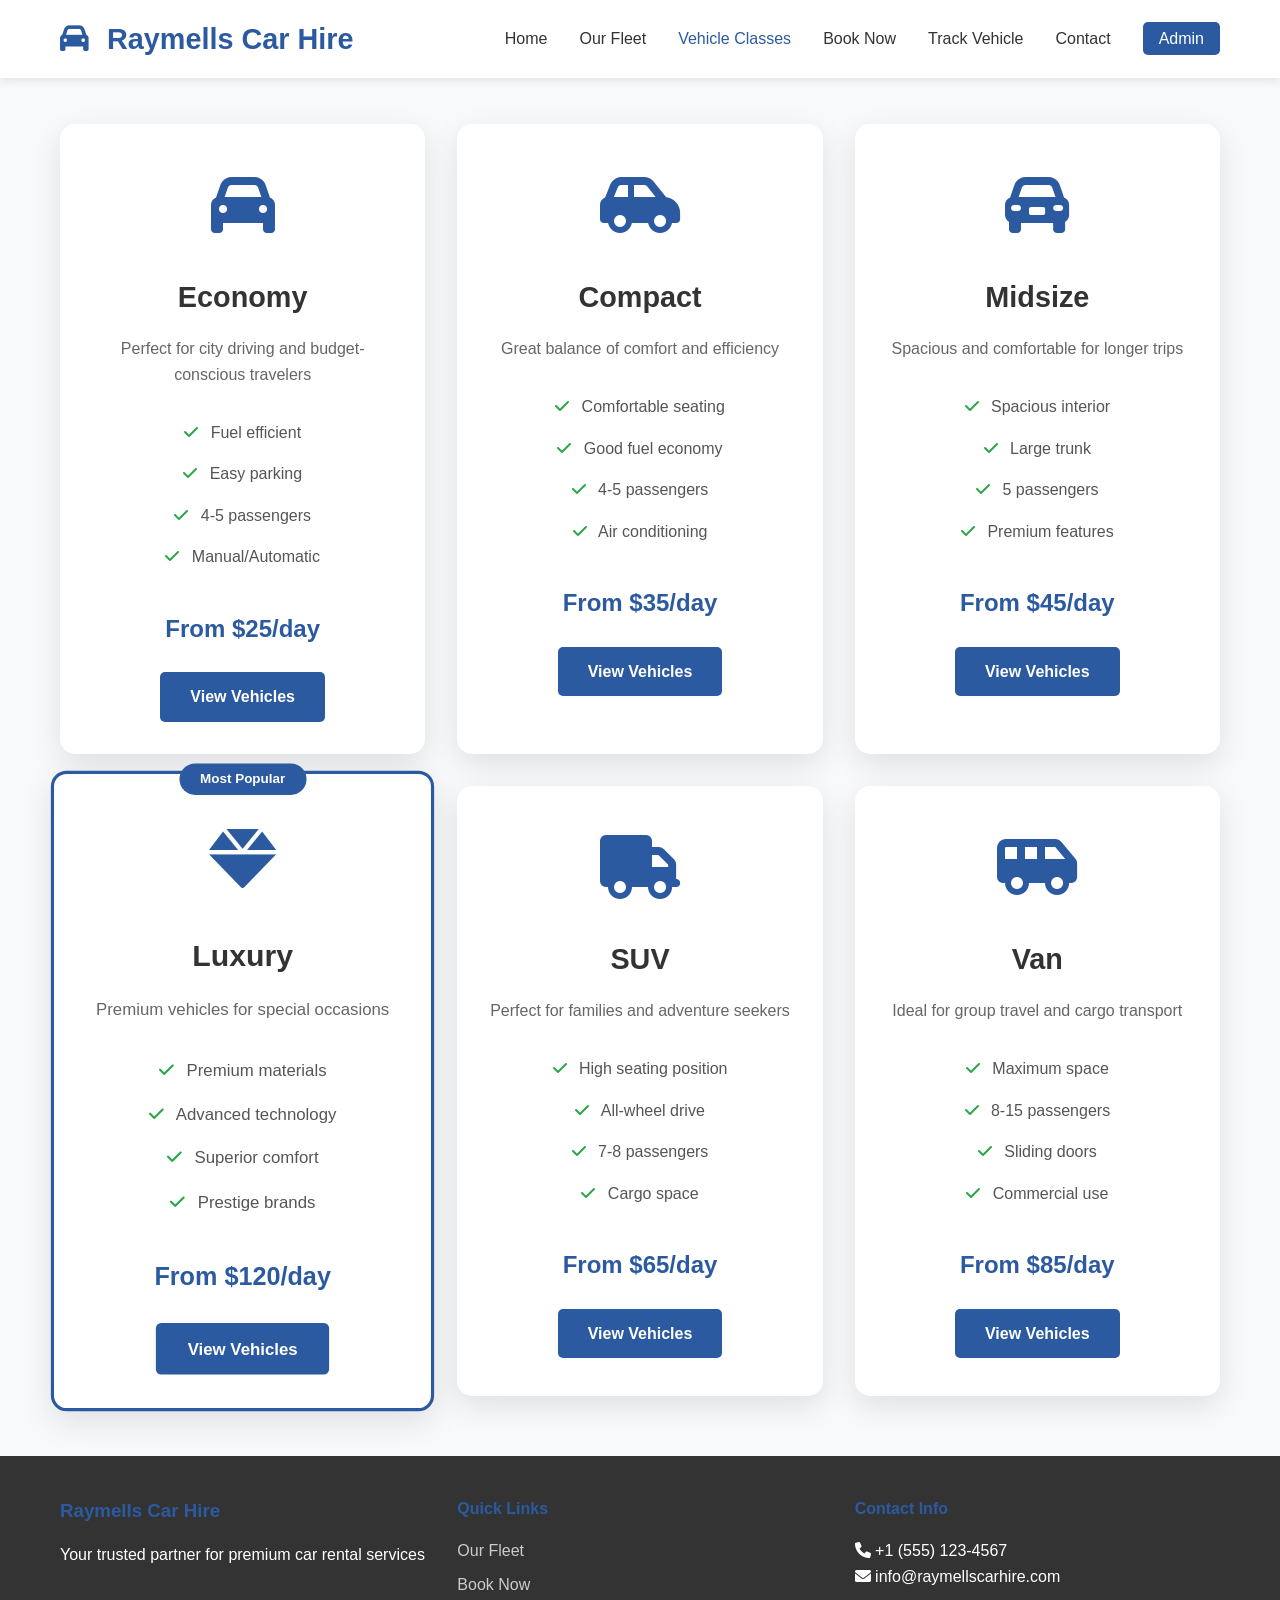
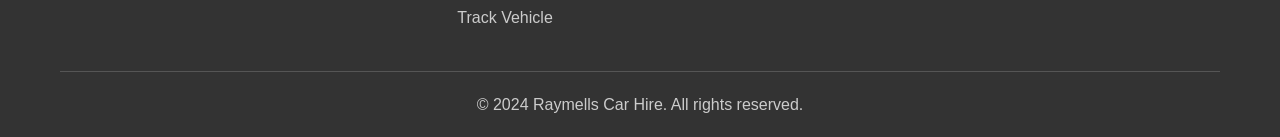
<file: classes.html>
<!DOCTYPE html>
<html lang="en">
<head>
    <meta charset="UTF-8">
    <meta name="viewport" content="width=device-width, initial-scale=1.0">
    <title>Vehicle Classes - Raymells Car Hire</title>
    <link rel="stylesheet" href="styles/main.css">
    <link rel="stylesheet" href="styles/classes.css">
    <link href="https://cdnjs.cloudflare.com/ajax/libs/font-awesome/6.0.0/css/all.min.css" rel="stylesheet">
</head>
<body>
    <header class="header">
        <nav class="navbar">
            <div class="nav-container">
                <div class="logo">
                    <h2><i class="fas fa-car"></i> Raymells Car Hire</h2>
                </div>
                <ul class="nav-menu">
                    <li><a href="index.html">Home</a></li>
                    <li><a href="vehicles.html">Our Fleet</a></li>
                    <li><a href="classes.html" class="active">Vehicle Classes</a></li>
                    <li><a href="booking.html">Book Now</a></li>
                    <li><a href="tracking.html">Track Vehicle</a></li>
                    <li><a href="contact.html">Contact</a></li>
                    <li><a href="admin/login.html" class="admin-link">Admin</a></li>
                </ul>
                <div class="hamburger">
                    <span></span>
                    <span></span>
                    <span></span>
                </div>
            </div>
        </nav>
    </header>

    <main class="main-content">
        <section class="page-header">
            <div class="container">
                <h1>Vehicle Classes</h1>
                <p>Find the perfect vehicle class for your needs</p>
            </div>
        </section>

        <section class="classes-section">
            <div class="container">
                <div class="classes-grid">
                    <div class="class-card">
                        <div class="class-icon">
                            <i class="fas fa-car"></i>
                        </div>
                        <h3>Economy</h3>
                        <p class="class-description">Perfect for city driving and budget-conscious travelers</p>
                        <ul class="class-features">
                            <li><i class="fas fa-check"></i> Fuel efficient</li>
                            <li><i class="fas fa-check"></i> Easy parking</li>
                            <li><i class="fas fa-check"></i> 4-5 passengers</li>
                            <li><i class="fas fa-check"></i> Manual/Automatic</li>
                        </ul>
                        <div class="class-price">From $25/day</div>
                        <a href="vehicles.html?class=economy" class="btn btn-primary">View Vehicles</a>
                    </div>

                    <div class="class-card">
                        <div class="class-icon">
                            <i class="fas fa-car-side"></i>
                        </div>
                        <h3>Compact</h3>
                        <p class="class-description">Great balance of comfort and efficiency</p>
                        <ul class="class-features">
                            <li><i class="fas fa-check"></i> Comfortable seating</li>
                            <li><i class="fas fa-check"></i> Good fuel economy</li>
                            <li><i class="fas fa-check"></i> 4-5 passengers</li>
                            <li><i class="fas fa-check"></i> Air conditioning</li>
                        </ul>
                        <div class="class-price">From $35/day</div>
                        <a href="vehicles.html?class=compact" class="btn btn-primary">View Vehicles</a>
                    </div>

                    <div class="class-card">
                        <div class="class-icon">
                            <i class="fas fa-car-alt"></i>
                        </div>
                        <h3>Midsize</h3>
                        <p class="class-description">Spacious and comfortable for longer trips</p>
                        <ul class="class-features">
                            <li><i class="fas fa-check"></i> Spacious interior</li>
                            <li><i class="fas fa-check"></i> Large trunk</li>
                            <li><i class="fas fa-check"></i> 5 passengers</li>
                            <li><i class="fas fa-check"></i> Premium features</li>
                        </ul>
                        <div class="class-price">From $45/day</div>
                        <a href="vehicles.html?class=midsize" class="btn btn-primary">View Vehicles</a>
                    </div>

                    <div class="class-card featured">
                        <div class="class-icon">
                            <i class="fas fa-gem"></i>
                        </div>
                        <h3>Luxury</h3>
                        <p class="class-description">Premium vehicles for special occasions</p>
                        <ul class="class-features">
                            <li><i class="fas fa-check"></i> Premium materials</li>
                            <li><i class="fas fa-check"></i> Advanced technology</li>
                            <li><i class="fas fa-check"></i> Superior comfort</li>
                            <li><i class="fas fa-check"></i> Prestige brands</li>
                        </ul>
                        <div class="class-price">From $120/day</div>
                        <a href="vehicles.html?class=luxury" class="btn btn-primary">View Vehicles</a>
                    </div>

                    <div class="class-card">
                        <div class="class-icon">
                            <i class="fas fa-truck"></i>
                        </div>
                        <h3>SUV</h3>
                        <p class="class-description">Perfect for families and adventure seekers</p>
                        <ul class="class-features">
                            <li><i class="fas fa-check"></i> High seating position</li>
                            <li><i class="fas fa-check"></i> All-wheel drive</li>
                            <li><i class="fas fa-check"></i> 7-8 passengers</li>
                            <li><i class="fas fa-check"></i> Cargo space</li>
                        </ul>
                        <div class="class-price">From $65/day</div>
                        <a href="vehicles.html?class=suv" class="btn btn-primary">View Vehicles</a>
                    </div>

                    <div class="class-card">
                        <div class="class-icon">
                            <i class="fas fa-shuttle-van"></i>
                        </div>
                        <h3>Van</h3>
                        <p class="class-description">Ideal for group travel and cargo transport</p>
                        <ul class="class-features">
                            <li><i class="fas fa-check"></i> Maximum space</li>
                            <li><i class="fas fa-check"></i> 8-15 passengers</li>
                            <li><i class="fas fa-check"></i> Sliding doors</li>
                            <li><i class="fas fa-check"></i> Commercial use</li>
                        </ul>
                        <div class="class-price">From $85/day</div>
                        <a href="vehicles.html?class=van" class="btn btn-primary">View Vehicles</a>
                    </div>
                </div>
            </div>
        </section>
    </main>

    <footer class="footer">
        <div class="container">
            <div class="footer-content">
                <div class="footer-section">
                    <h3>Raymells Car Hire</h3>
                    <p>Your trusted partner for premium car rental services</p>
                </div>
                <div class="footer-section">
                    <h4>Quick Links</h4>
                    <ul>
                        <li><a href="vehicles.html">Our Fleet</a></li>
                        <li><a href="booking.html">Book Now</a></li>
                        <li><a href="tracking.html">Track Vehicle</a></li>
                    </ul>
                </div>
                <div class="footer-section">
                    <h4>Contact Info</h4>
                    <p><i class="fas fa-phone"></i> +1 (555) 123-4567</p>
                    <p><i class="fas fa-envelope"></i> info@raymellscarhire.com</p>
                </div>
            </div>
            <div class="footer-bottom">
                <p>&copy; 2024 Raymells Car Hire. All rights reserved.</p>
            </div>
        </div>
    </footer>

    <script src="scripts/main.js"></script>
</body>
</html>
</file>
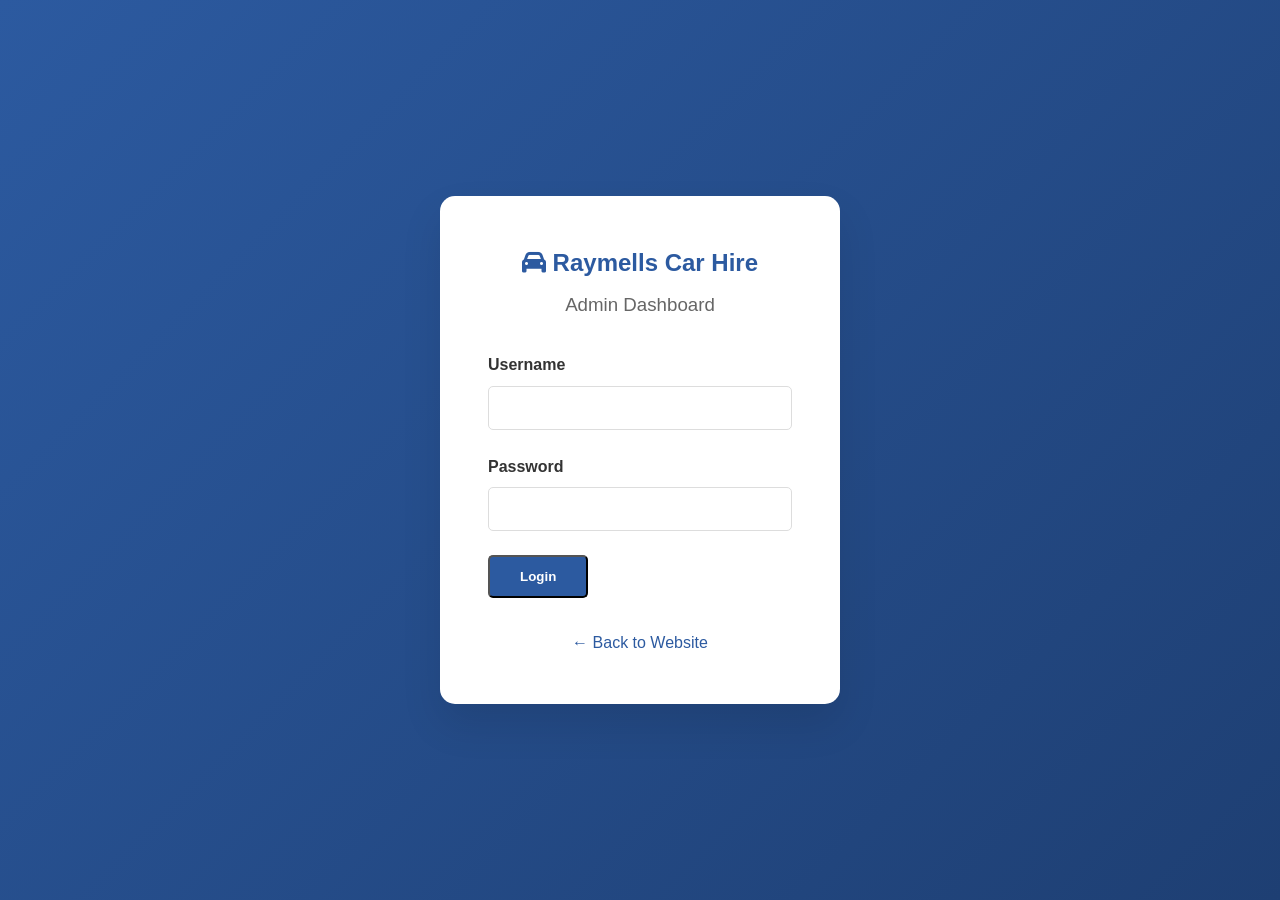
<file: admin/login.html>
<!DOCTYPE html>
<html lang="en">
<head>
    <meta charset="UTF-8">
    <meta name="viewport" content="width=device-width, initial-scale=1.0">
    <title>Admin Login - Raymells Car Hire</title>
    <link rel="stylesheet" href="../styles/main.css">
    <link rel="stylesheet" href="../styles/admin.css">
    <link href="https://cdnjs.cloudflare.com/ajax/libs/font-awesome/6.0.0/css/all.min.css" rel="stylesheet">
</head>
<body class="admin-body">
    <div class="admin-login-container">
        <div class="login-card">
            <div class="login-header">
                <h2><i class="fas fa-car"></i> Raymells Car Hire</h2>
                <h3>Admin Dashboard</h3>
            </div>
            <form id="admin-login-form" class="login-form">
                <div class="form-group">
                    <label for="username">Username</label>
                    <input type="text" id="username" required>
                </div>
                <div class="form-group">
                    <label for="password">Password</label>
                    <input type="password" id="password" required>
                </div>
                <button type="submit" class="btn btn-primary">Login</button>
            </form>
            <div class="login-footer">
                <a href="../index.html">← Back to Website</a>
            </div>
        </div>
    </div>

    <script src="../scripts/admin-login.js"></script>
</body>
</html>
</file>
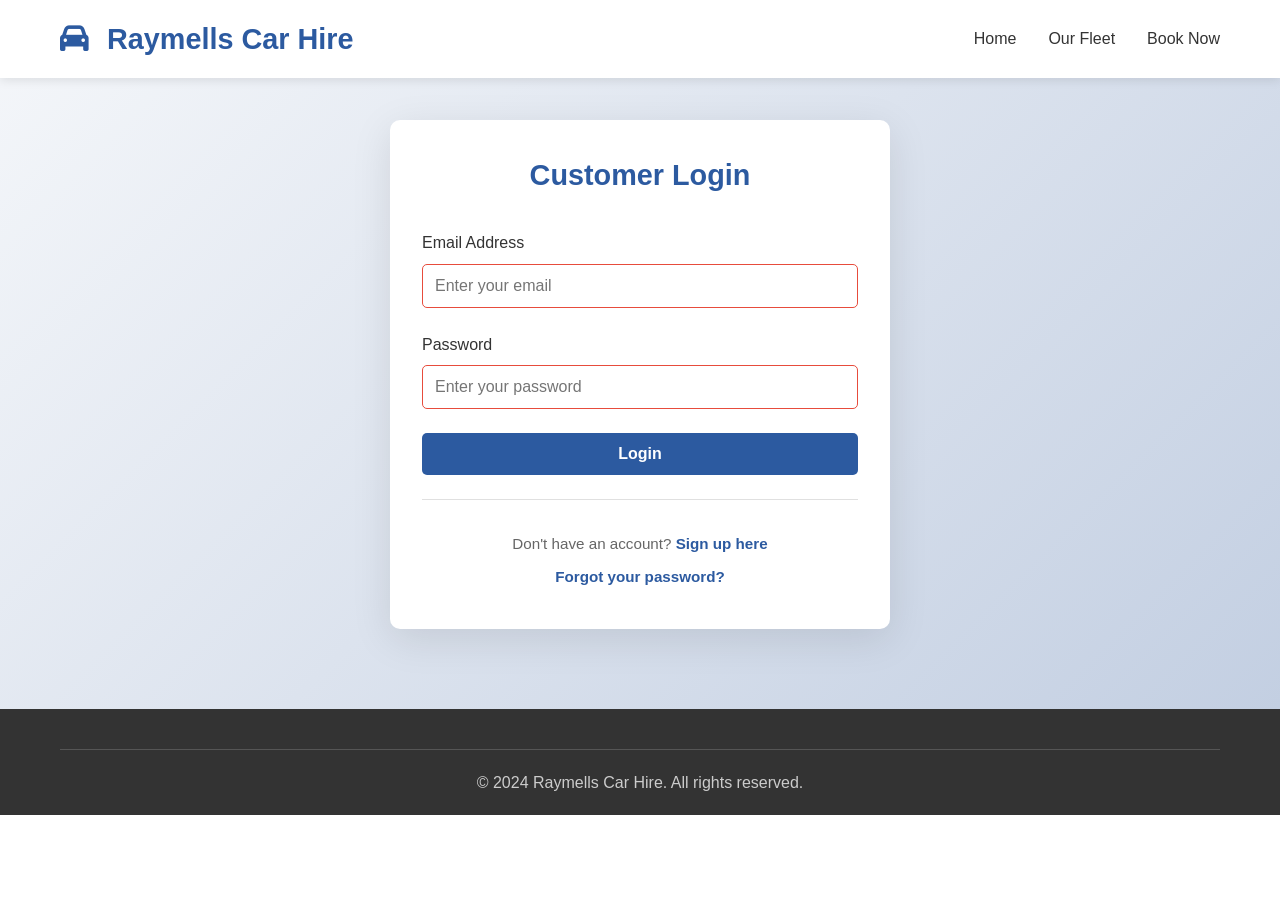
<file: auth/login.html>
<!DOCTYPE html>
<html lang="en">
<head>
    <meta charset="UTF-8">
    <meta name="viewport" content="width=device-width, initial-scale=1.0">
    <title>Customer Login - Raymells Car Hire</title>
    <link rel="stylesheet" href="../styles/main.css">
    <link rel="stylesheet" href="../styles/auth.css">
    <link href="https://cdnjs.cloudflare.com/ajax/libs/font-awesome/6.0.0/css/all.min.css" rel="stylesheet">
    <script>
        // Initialize Supabase configuration from environment
        window.NEXT_PUBLIC_SUPABASE_URL = window.NEXT_PUBLIC_SUPABASE_URL || '';
        window.NEXT_PUBLIC_SUPABASE_ANON_KEY = window.NEXT_PUBLIC_SUPABASE_ANON_KEY || '';
    </script>
</head>
<body>
    <header class="header">
        <nav class="navbar">
            <div class="nav-container">
                <div class="logo">
                    <h2><i class="fas fa-car"></i> Raymells Car Hire</h2>
                </div>
                <ul class="nav-menu">
                    <li><a href="../index.html">Home</a></li>
                    <li><a href="../vehicles.html">Our Fleet</a></li>
                    <li><a href="../booking.html">Book Now</a></li>
                </ul>
            </div>
        </nav>
    </header>

    <main class="auth-container">
        <div class="auth-card">
            <h1>Customer Login</h1>
            <form id="login-form">
                <div class="form-group">
                    <label for="email">Email Address</label>
                    <input 
                        type="email" 
                        id="email" 
                        name="email" 
                        required
                        placeholder="Enter your email"
                    >
                    <span class="error-message" id="email-error"></span>
                </div>

                <div class="form-group">
                    <label for="password">Password</label>
                    <input 
                        type="password" 
                        id="password" 
                        name="password" 
                        required
                        placeholder="Enter your password"
                    >
                    <span class="error-message" id="password-error"></span>
                </div>

                <button type="submit" class="btn btn-primary btn-block">Login</button>
                
                <div id="form-error" class="error-message" style="margin-top: 1rem;"></div>
            </form>

            <div class="auth-footer">
                <p>Don't have an account? <a href="signup.html">Sign up here</a></p>
                <p><a href="forgot-password.html">Forgot your password?</a></p>
            </div>
        </div>
    </main>

    <footer class="footer">
        <div class="container">
            <div class="footer-bottom">
                <p>&copy; 2024 Raymells Car Hire. All rights reserved.</p>
            </div>
        </div>
    </footer>

    <script type="module" src="login.js"></script>
</body>
</html>
</file>
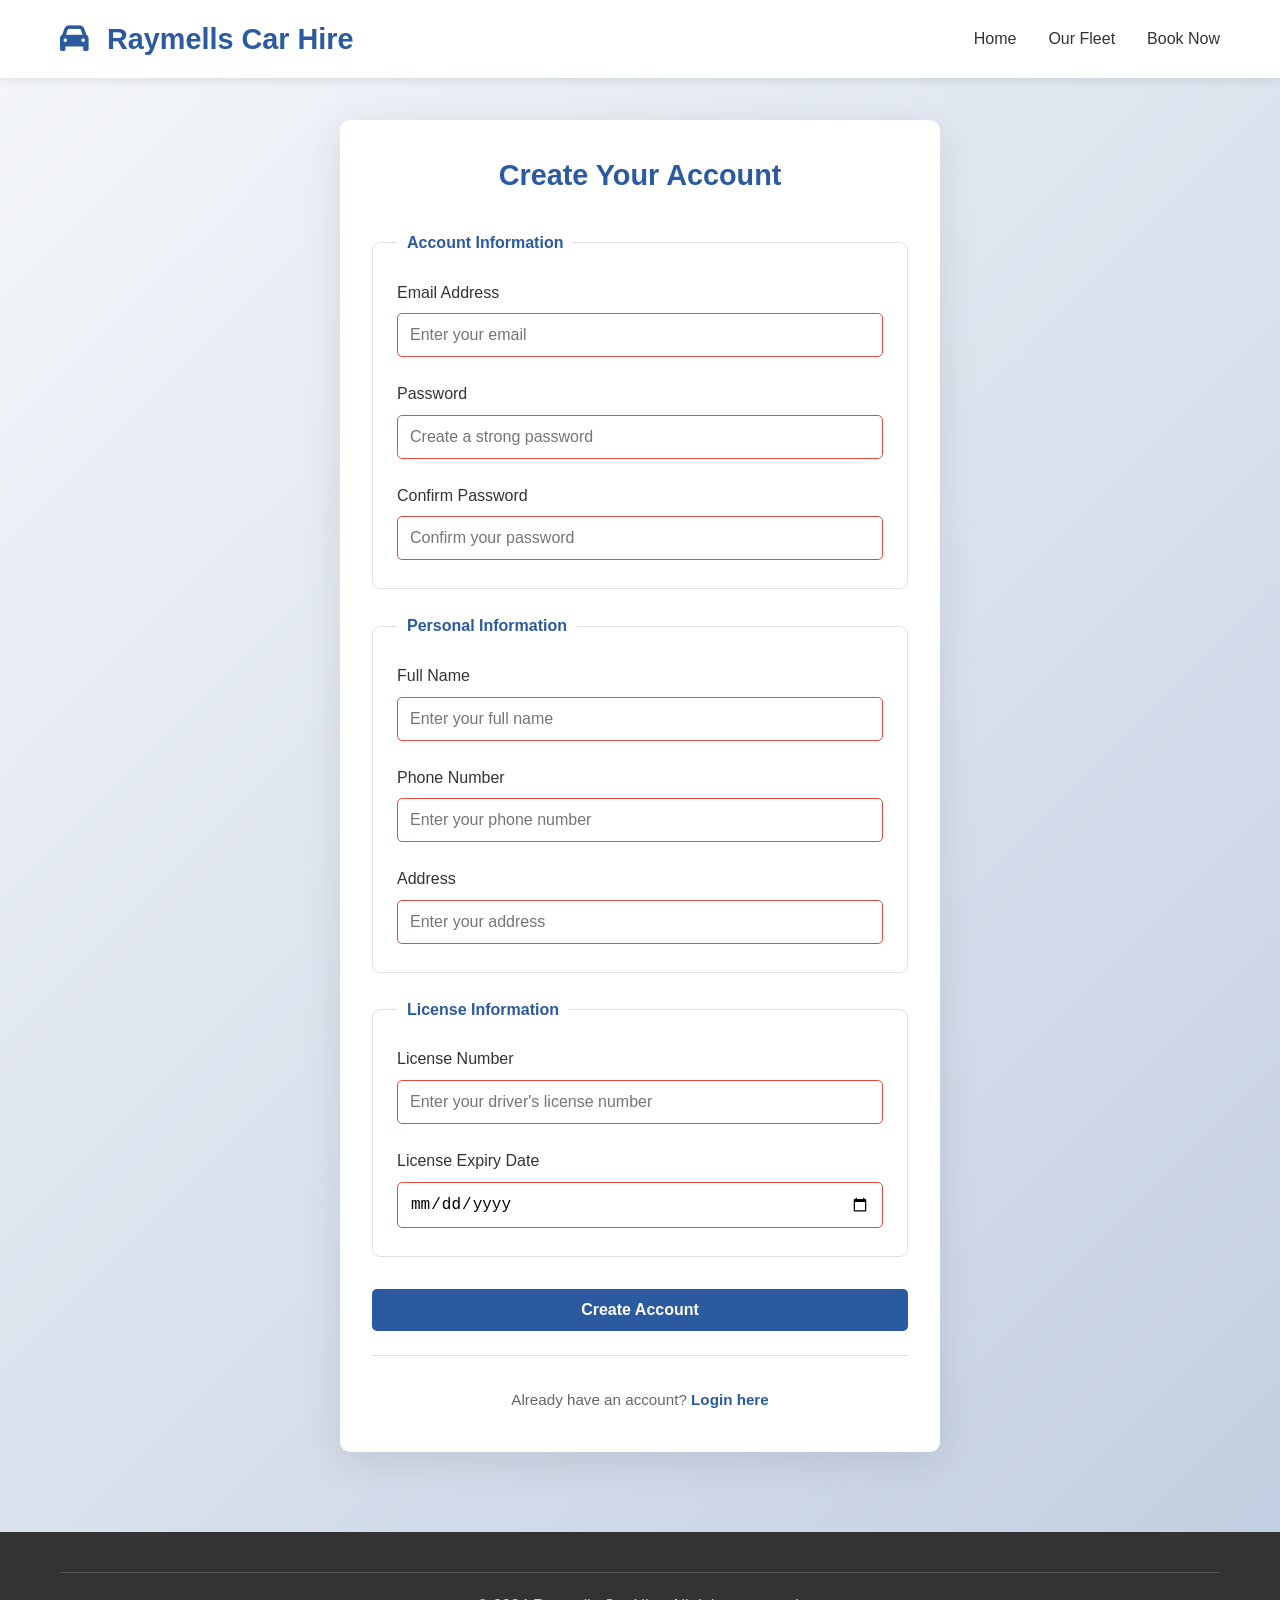
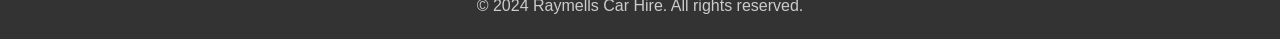
<file: auth/signup.html>
<!DOCTYPE html>
<html lang="en">
<head>
    <meta charset="UTF-8">
    <meta name="viewport" content="width=device-width, initial-scale=1.0">
    <title>Customer Sign Up - Raymells Car Hire</title>
    <link rel="stylesheet" href="../styles/main.css">
    <link rel="stylesheet" href="../styles/auth.css">
    <link href="https://cdnjs.cloudflare.com/ajax/libs/font-awesome/6.0.0/css/all.min.css" rel="stylesheet">
    <script>
        // Initialize Supabase configuration from environment
        window.NEXT_PUBLIC_SUPABASE_URL = window.NEXT_PUBLIC_SUPABASE_URL || '';
        window.NEXT_PUBLIC_SUPABASE_ANON_KEY = window.NEXT_PUBLIC_SUPABASE_ANON_KEY || '';
    </script>
</head>
<body>
    <header class="header">
        <nav class="navbar">
            <div class="nav-container">
                <div class="logo">
                    <h2><i class="fas fa-car"></i> Raymells Car Hire</h2>
                </div>
                <ul class="nav-menu">
                    <li><a href="../index.html">Home</a></li>
                    <li><a href="../vehicles.html">Our Fleet</a></li>
                    <li><a href="../booking.html">Book Now</a></li>
                </ul>
            </div>
        </nav>
    </header>

    <main class="auth-container">
        <div class="auth-card auth-card-large">
            <h1>Create Your Account</h1>
            <form id="signup-form">
                <!-- Account Information -->
                <fieldset>
                    <legend>Account Information</legend>
                    
                    <div class="form-group">
                        <label for="email">Email Address</label>
                        <input 
                            type="email" 
                            id="email" 
                            name="email" 
                            required
                            placeholder="Enter your email"
                        >
                        <span class="error-message" id="email-error"></span>
                    </div>

                    <div class="form-group">
                        <label for="password">Password</label>
                        <input 
                            type="password" 
                            id="password" 
                            name="password" 
                            required
                            placeholder="Create a strong password"
                        >
                        <span class="error-message" id="password-error"></span>
                    </div>

                    <div class="form-group">
                        <label for="password-confirm">Confirm Password</label>
                        <input 
                            type="password" 
                            id="password-confirm" 
                            name="password-confirm" 
                            required
                            placeholder="Confirm your password"
                        >
                        <span class="error-message" id="password-confirm-error"></span>
                    </div>
                </fieldset>

                <!-- Personal Information -->
                <fieldset>
                    <legend>Personal Information</legend>
                    
                    <div class="form-group">
                        <label for="full-name">Full Name</label>
                        <input 
                            type="text" 
                            id="full-name" 
                            name="full-name" 
                            required
                            placeholder="Enter your full name"
                        >
                        <span class="error-message" id="full-name-error"></span>
                    </div>

                    <div class="form-group">
                        <label for="phone">Phone Number</label>
                        <input 
                            type="tel" 
                            id="phone" 
                            name="phone" 
                            required
                            placeholder="Enter your phone number"
                        >
                        <span class="error-message" id="phone-error"></span>
                    </div>

                    <div class="form-group">
                        <label for="address">Address</label>
                        <input 
                            type="text" 
                            id="address" 
                            name="address" 
                            required
                            placeholder="Enter your address"
                        >
                        <span class="error-message" id="address-error"></span>
                    </div>
                </fieldset>

                <!-- License Information -->
                <fieldset>
                    <legend>License Information</legend>
                    
                    <div class="form-group">
                        <label for="license-number">License Number</label>
                        <input 
                            type="text" 
                            id="license-number" 
                            name="license-number" 
                            required
                            placeholder="Enter your driver's license number"
                        >
                        <span class="error-message" id="license-number-error"></span>
                    </div>

                    <div class="form-group">
                        <label for="license-expiry">License Expiry Date</label>
                        <input 
                            type="date" 
                            id="license-expiry" 
                            name="license-expiry" 
                            required
                        >
                        <span class="error-message" id="license-expiry-error"></span>
                    </div>
                </fieldset>

                <button type="submit" class="btn btn-primary btn-block">Create Account</button>
                
                <div id="form-error" class="error-message" style="margin-top: 1rem;"></div>
            </form>

            <div class="auth-footer">
                <p>Already have an account? <a href="login.html">Login here</a></p>
            </div>
        </div>
    </main>

    <footer class="footer">
        <div class="container">
            <div class="footer-bottom">
                <p>&copy; 2024 Raymells Car Hire. All rights reserved.</p>
            </div>
        </div>
    </footer>

    <script type="module" src="signup.js"></script>
</body>
</html>
</file>
<file: styles/main.css>
* {
  margin: 0;
  padding: 0;
  box-sizing: border-box;
}

body {
  font-family: "Arial", sans-serif;
  line-height: 1.6;
  color: #333;
}

.container {
  max-width: 1200px;
  margin: 0 auto;
  padding: 0 20px;
}

/* Header Styles */
.header {
  background: #fff;
  box-shadow: 0 2px 10px rgba(0, 0, 0, 0.1);
  position: fixed;
  width: 100%;
  top: 0;
  z-index: 1000;
}

.navbar {
  padding: 1rem 0;
}

.nav-container {
  max-width: 1200px;
  margin: 0 auto;
  padding: 0 20px;
  display: flex;
  justify-content: space-between;
  align-items: center;
}

.logo h2 {
  color: #2c5aa0;
  font-size: 1.8rem;
}

.logo i {
  margin-right: 10px;
}

.nav-menu {
  display: flex;
  list-style: none;
  gap: 2rem;
}

.nav-menu a {
  text-decoration: none;
  color: #333;
  font-weight: 500;
  transition: color 0.3s;
}

.nav-menu a:hover,
.nav-menu a.active {
  color: #2c5aa0;
}

.admin-link {
  background: #2c5aa0;
  color: white !important;
  padding: 8px 16px;
  border-radius: 5px;
}

.hamburger {
  display: none;
  flex-direction: column;
  cursor: pointer;
}

.hamburger span {
  width: 25px;
  height: 3px;
  background: #333;
  margin: 3px 0;
  transition: 0.3s;
}

/* Hero Section */
.hero {
  display: flex;
  align-items: center;
  min-height: 100vh;
  padding: 120px 20px 80px;
  background: linear-gradient(135deg, #f5f7fa 0%, #c3cfe2 100%);
}

.hero-content {
  flex: 1;
  max-width: 600px;
}

.hero-content h1 {
  font-size: 3.5rem;
  color: #2c5aa0;
  margin-bottom: 1rem;
  line-height: 1.2;
}

.hero-content p {
  font-size: 1.2rem;
  color: #666;
  margin-bottom: 2rem;
}

.hero-buttons {
  display: flex;
  gap: 1rem;
}

.btn {
  padding: 12px 30px;
  text-decoration: none;
  border-radius: 5px;
  font-weight: 600;
  transition: all 0.3s;
  display: inline-block;
  text-align: center;
}

.btn-primary {
  background: #2c5aa0;
  color: white;
}

.btn-primary:hover {
  background: #1e3f73;
  transform: translateY(-2px);
}

.btn-secondary {
  background: transparent;
  color: #2c5aa0;
  border: 2px solid #2c5aa0;
}

.btn-secondary:hover {
  background: #2c5aa0;
  color: white;
}

.hero-image {
  flex: 1;
  text-align: center;
}

.hero-image img {
  max-width: 100%;
  height: auto;
  border-radius: 10px;
}

/* Features Section */
.features {
  padding: 80px 0;
  background: white;
}

.features h2 {
  text-align: center;
  font-size: 2.5rem;
  color: #2c5aa0;
  margin-bottom: 3rem;
}

.features-grid {
  display: grid;
  grid-template-columns: repeat(auto-fit, minmax(250px, 1fr));
  gap: 2rem;
}

.feature-card {
  text-align: center;
  padding: 2rem;
  border-radius: 10px;
  box-shadow: 0 5px 15px rgba(0, 0, 0, 0.1);
  transition: transform 0.3s;
}

.feature-card:hover {
  transform: translateY(-5px);
}

.feature-card i {
  font-size: 3rem;
  color: #2c5aa0;
  margin-bottom: 1rem;
}

.feature-card h3 {
  font-size: 1.5rem;
  margin-bottom: 1rem;
  color: #333;
}

/* Popular Cars Section */
.popular-cars {
  padding: 80px 0;
  background: #f8f9fa;
}

.popular-cars h2 {
  text-align: center;
  font-size: 2.5rem;
  color: #2c5aa0;
  margin-bottom: 3rem;
}

.cars-grid {
  display: grid;
  grid-template-columns: repeat(auto-fit, minmax(300px, 1fr));
  gap: 2rem;
  margin-bottom: 3rem;
}

.car-card {
  background: white;
  border-radius: 10px;
  overflow: hidden;
  box-shadow: 0 5px 15px rgba(0, 0, 0, 0.1);
  transition: transform 0.3s;
}

.car-card:hover {
  transform: translateY(-5px);
}

.car-card img {
  width: 100%;
  height: 200px;
  object-fit: cover;
}

.car-info {
  padding: 1.5rem;
}

.car-info h3 {
  font-size: 1.3rem;
  margin-bottom: 0.5rem;
  color: #333;
}

.car-class {
  color: #2c5aa0;
  font-weight: 600;
  margin-bottom: 1rem;
}

.car-features {
  display: flex;
  gap: 1rem;
  margin-bottom: 1rem;
  font-size: 0.9rem;
  color: #666;
}

.car-price {
  font-size: 1.2rem;
  font-weight: 700;
  color: #2c5aa0;
  margin-bottom: 1rem;
}

.text-center {
  text-align: center;
}

/* Footer */
.footer {
  background: #333;
  color: white;
  padding: 40px 0 20px;
}

.footer-content {
  display: grid;
  grid-template-columns: repeat(auto-fit, minmax(250px, 1fr));
  gap: 2rem;
  margin-bottom: 2rem;
}

.footer-section h3,
.footer-section h4 {
  margin-bottom: 1rem;
  color: #2c5aa0;
}

.footer-section ul {
  list-style: none;
}

.footer-section ul li {
  margin-bottom: 0.5rem;
}

.footer-section a {
  color: #ccc;
  text-decoration: none;
  transition: color 0.3s;
}

.footer-section a:hover {
  color: #2c5aa0;
}

.footer-bottom {
  text-align: center;
  padding-top: 20px;
  border-top: 1px solid #555;
  color: #ccc;
}

/* Responsive Design */
@media (max-width: 768px) {
  .hamburger {
    display: flex;
  }

  .nav-menu {
    position: fixed;
    left: -100%;
    top: 70px;
    flex-direction: column;
    background-color: white;
    width: 100%;
    text-align: center;
    transition: 0.3s;
    box-shadow: 0 10px 27px rgba(0, 0, 0, 0.05);
    padding: 2rem 0;
  }

  .nav-menu.active {
    left: 0;
  }

  .hero {
    flex-direction: column;
    text-align: center;
  }

  .hero-content h1 {
    font-size: 2.5rem;
  }

  .hero-buttons {
    justify-content: center;
  }

  .features-grid {
    grid-template-columns: 1fr;
  }

  .cars-grid {
    grid-template-columns: 1fr;
  }
}
</file>
<file: styles/classes.css>
.classes-section {
  padding: 60px 0;
  background: #f8f9fa;
}

.classes-grid {
  display: grid;
  grid-template-columns: repeat(auto-fit, minmax(300px, 1fr));
  gap: 2rem;
}

.class-card {
  background: white;
  padding: 2rem;
  border-radius: 15px;
  text-align: center;
  box-shadow: 0 10px 30px rgba(0, 0, 0, 0.1);
  transition: transform 0.3s, box-shadow 0.3s;
  position: relative;
}

.class-card:hover {
  transform: translateY(-10px);
  box-shadow: 0 20px 40px rgba(0, 0, 0, 0.15);
}

.class-card.featured {
  border: 3px solid #2c5aa0;
  transform: scale(1.05);
}

.class-card.featured::before {
  content: "Most Popular";
  position: absolute;
  top: -10px;
  left: 50%;
  transform: translateX(-50%);
  background: #2c5aa0;
  color: white;
  padding: 5px 20px;
  border-radius: 20px;
  font-size: 0.8rem;
  font-weight: 600;
}

.class-icon {
  font-size: 4rem;
  color: #2c5aa0;
  margin-bottom: 1rem;
}

.class-card h3 {
  font-size: 1.8rem;
  margin-bottom: 1rem;
  color: #333;
}

.class-description {
  color: #666;
  margin-bottom: 1.5rem;
  line-height: 1.6;
}

.class-features {
  list-style: none;
  margin-bottom: 2rem;
}

.class-features li {
  padding: 0.5rem 0;
  color: #555;
}

.class-features i {
  color: #28a745;
  margin-right: 0.5rem;
}

.class-price {
  font-size: 1.5rem;
  font-weight: 700;
  color: #2c5aa0;
  margin-bottom: 1.5rem;
}

@media (max-width: 768px) {
  .classes-grid {
    grid-template-columns: 1fr;
  }

  .class-card.featured {
    transform: none;
  }
}
</file>
<file: styles/admin.css>
.admin-body {
  background: #f8f9fa;
  font-family: "Arial", sans-serif;
}

/* Admin Login Styles */
.admin-login-container {
  min-height: 100vh;
  display: flex;
  align-items: center;
  justify-content: center;
  background: linear-gradient(135deg, #2c5aa0 0%, #1e3f73 100%);
}

.login-card {
  background: white;
  padding: 3rem;
  border-radius: 15px;
  box-shadow: 0 20px 40px rgba(0, 0, 0, 0.1);
  width: 100%;
  max-width: 400px;
}

.login-header {
  text-align: center;
  margin-bottom: 2rem;
}

.login-header h2 {
  color: #2c5aa0;
  margin-bottom: 0.5rem;
}

.login-header h3 {
  color: #666;
  font-weight: 400;
}

.login-form .form-group {
  margin-bottom: 1.5rem;
}

.login-form label {
  display: block;
  margin-bottom: 0.5rem;
  font-weight: 600;
  color: #333;
}

.login-form input {
  width: 100%;
  padding: 12px 15px;
  border: 1px solid #ddd;
  border-radius: 5px;
  font-size: 1rem;
}

.login-form input:focus {
  outline: none;
  border-color: #2c5aa0;
}

.login-footer {
  text-align: center;
  margin-top: 2rem;
}

.login-footer a {
  color: #2c5aa0;
  text-decoration: none;
}

/* Admin Dashboard Styles */
.admin-container {
  display: flex;
  min-height: 100vh;
}

.admin-sidebar {
  width: 250px;
  background: #2c5aa0;
  color: white;
  flex-shrink: 0;
}

.sidebar-header {
  padding: 2rem 1.5rem;
  border-bottom: 1px solid rgba(255, 255, 255, 0.1);
}

.sidebar-header h3 {
  margin: 0;
  font-size: 1.2rem;
}

.sidebar-nav ul {
  list-style: none;
  padding: 0;
  margin: 0;
}

.sidebar-nav a {
  display: flex;
  align-items: center;
  padding: 1rem 1.5rem;
  color: rgba(255, 255, 255, 0.8);
  text-decoration: none;
  transition: all 0.3s;
}

.sidebar-nav a:hover,
.sidebar-nav a.active {
  background: rgba(255, 255, 255, 0.1);
  color: white;
}

.sidebar-nav i {
  margin-right: 0.75rem;
  width: 20px;
}

.sidebar-footer {
  margin-top: auto;
  padding: 1.5rem;
}

.logout-btn {
  display: flex;
  align-items: center;
  color: rgba(255, 255, 255, 0.8);
  text-decoration: none;
  transition: color 0.3s;
}

.logout-btn:hover {
  color: white;
}

.admin-main {
  flex: 1;
  display: flex;
  flex-direction: column;
}

.admin-header {
  background: white;
  padding: 1.5rem 2rem;
  border-bottom: 1px solid #eee;
  display: flex;
  justify-content: space-between;
  align-items: center;
}

.admin-header h1 {
  margin: 0;
  color: #333;
}

.admin-user {
  display: flex;
  align-items: center;
  gap: 0.5rem;
  color: #666;
}

.admin-user i {
  font-size: 1.5rem;
  color: #2c5aa0;
}

.dashboard-content {
  padding: 2rem;
  flex: 1;
}

.stats-grid {
  display: grid;
  grid-template-columns: repeat(auto-fit, minmax(250px, 1fr));
  gap: 1.5rem;
  margin-bottom: 2rem;
}

.stat-card {
  background: white;
  padding: 1.5rem;
  border-radius: 10px;
  box-shadow: 0 2px 10px rgba(0, 0, 0, 0.1);
  display: flex;
  align-items: center;
  gap: 1rem;
}

.stat-icon {
  width: 60px;
  height: 60px;
  border-radius: 50%;
  background: #2c5aa0;
  display: flex;
  align-items: center;
  justify-content: center;
  color: white;
  font-size: 1.5rem;
}

.stat-info h3 {
  margin: 0 0 0.25rem 0;
  font-size: 2rem;
  color: #333;
}

.stat-info p {
  margin: 0;
  color: #666;
  font-size: 0.9rem;
}

.dashboard-grid {
  display: grid;
  grid-template-columns: repeat(auto-fit, minmax(400px, 1fr));
  gap: 2rem;
}

.dashboard-card {
  background: white;
  padding: 1.5rem;
  border-radius: 10px;
  box-shadow: 0 2px 10px rgba(0, 0, 0, 0.1);
}

.dashboard-card h3 {
  margin: 0 0 1.5rem 0;
  color: #333;
}

.table-container {
  overflow-x: auto;
}

.admin-table {
  width: 100%;
  border-collapse: collapse;
}

.admin-table th,
.admin-table td {
  padding: 0.75rem;
  text-align: left;
  border-bottom: 1px solid #eee;
}

.admin-table th {
  background: #f8f9fa;
  font-weight: 600;
  color: #333;
}

.status-badge {
  padding: 0.25rem 0.75rem;
  border-radius: 20px;
  font-size: 0.8rem;
  font-weight: 600;
  text-transform: uppercase;
}

.status-badge.confirmed {
  background: #d4edda;
  color: #155724;
}

.status-badge.pending {
  background: #fff3cd;
  color: #856404;
}

.vehicle-status-grid {
  display: grid;
  gap: 1rem;
}

.vehicle-status-item {
  display: flex;
  justify-content: space-between;
  align-items: center;
  padding: 1rem;
  background: #f8f9fa;
  border-radius: 5px;
}

.vehicle-info h4 {
  margin: 0 0 0.25rem 0;
  color: #333;
}

.vehicle-info p {
  margin: 0;
  color: #666;
  font-size: 0.9rem;
}

.status-indicator {
  padding: 0.25rem 0.75rem;
  border-radius: 20px;
  font-size: 0.8rem;
  font-weight: 600;
}

.status-indicator.available {
  background: #d4edda;
  color: #155724;
}

.status-indicator.rented {
  background: #f8d7da;
  color: #721c24;
}

.chart-container {
  height: 200px;
  display: flex;
  align-items: center;
  justify-content: center;
}

.quick-actions {
  display: grid;
  grid-template-columns: repeat(auto-fit, minmax(150px, 1fr));
  gap: 1rem;
}

.action-btn {
  display: flex;
  flex-direction: column;
  align-items: center;
  gap: 0.5rem;
  padding: 1rem;
  background: #f8f9fa;
  border-radius: 10px;
  text-decoration: none;
  color: #333;
  transition: all 0.3s;
}

.action-btn:hover {
  background: #2c5aa0;
  color: white;
  transform: translateY(-2px);
}

.action-btn i {
  font-size: 1.5rem;
}

@media (max-width: 768px) {
  .admin-container {
    flex-direction: column;
  }

  .admin-sidebar {
    width: 100%;
    order: 2;
  }

  .admin-main {
    order: 1;
  }

  .sidebar-nav {
    display: flex;
    overflow-x: auto;
  }

  .sidebar-nav ul {
    display: flex;
  }

  .sidebar-nav a {
    white-space: nowrap;
  }

  .stats-grid {
    grid-template-columns: repeat(auto-fit, minmax(200px, 1fr));
  }

  .dashboard-grid {
    grid-template-columns: 1fr;
  }
}
</file>
<file: styles/auth.css>
/* Authentication Pages Styles */

.auth-container {
  min-height: calc(100vh - 200px);
  display: flex;
  justify-content: center;
  align-items: center;
  padding: 120px 20px 80px;
  background: linear-gradient(135deg, #f5f7fa 0%, #c3cfe2 100%);
}

.auth-card {
  background: white;
  border-radius: 10px;
  box-shadow: 0 10px 40px rgba(0, 0, 0, 0.1);
  padding: 2rem;
  max-width: 500px;
  width: 100%;
}

.auth-card-large {
  max-width: 600px;
}

.auth-card h1 {
  text-align: center;
  margin-bottom: 2rem;
  color: #2c5aa0;
  font-size: 1.8rem;
}

.auth-card form {
  margin-bottom: 1.5rem;
}

fieldset {
  border: 1px solid #e0e0e0;
  border-radius: 8px;
  padding: 1.5rem;
  margin-bottom: 1.5rem;
}

fieldset:last-of-type {
  margin-bottom: 2rem;
}

legend {
  color: #2c5aa0;
  font-weight: 600;
  padding: 0 10px;
  font-size: 1rem;
}

.form-group {
  margin-bottom: 1.5rem;
}

.form-group:last-child {
  margin-bottom: 0;
}

.form-group label {
  display: block;
  margin-bottom: 0.5rem;
  color: #333;
  font-weight: 500;
}

.form-group input {
  width: 100%;
  padding: 0.75rem;
  border: 1px solid #ddd;
  border-radius: 5px;
  font-size: 1rem;
  transition: border-color 0.3s, box-shadow 0.3s;
}

.form-group input:focus {
  outline: none;
  border-color: #2c5aa0;
  box-shadow: 0 0 0 3px rgba(44, 90, 160, 0.1);
}

.form-group input:invalid {
  border-color: #e74c3c;
}

.error-message {
  display: block;
  color: #e74c3c;
  font-size: 0.875rem;
  margin-top: 0.25rem;
}

.error-message:not(:empty) {
  margin-top: 0.5rem;
}

.btn-block {
  width: 100%;
}

.btn-primary {
  background: #2c5aa0;
  color: white;
  border: none;
  padding: 0.75rem 1.5rem;
  border-radius: 5px;
  font-size: 1rem;
  font-weight: 600;
  cursor: pointer;
  transition: background 0.3s, transform 0.2s;
}

.btn-primary:hover:not(:disabled) {
  background: #1e3f5a;
  transform: translateY(-2px);
}

.btn-primary:disabled {
  opacity: 0.6;
  cursor: not-allowed;
}

.auth-footer {
  text-align: center;
  padding-top: 1.5rem;
  border-top: 1px solid #e0e0e0;
}

.auth-footer p {
  margin: 0.5rem 0;
  color: #666;
  font-size: 0.95rem;
}

.auth-footer a {
  color: #2c5aa0;
  text-decoration: none;
  font-weight: 600;
  transition: color 0.3s;
}

.auth-footer a:hover {
  color: #1e3f5a;
}

/* Success States */
.success-message {
  background: #d4edda;
  border: 1px solid #c3e6cb;
  color: #155724;
  padding: 1rem;
  border-radius: 5px;
  margin-bottom: 1rem;
}

/* Responsive Design */
@media (max-width: 768px) {
  .auth-container {
    padding: 100px 15px 60px;
  }

  .auth-card {
    padding: 1.5rem;
  }

  .auth-card h1 {
    font-size: 1.5rem;
  }

  fieldset {
    padding: 1rem;
    margin-bottom: 1rem;
  }

  legend {
    font-size: 0.9rem;
  }

  .form-group {
    margin-bottom: 1rem;
  }

  .form-group input {
    padding: 0.65rem;
  }
}

@media (max-width: 480px) {
  .auth-card-large {
    max-width: 100%;
  }

  fieldset {
    padding: 0.75rem;
  }

  .form-group input {
    font-size: 16px; /* Prevents zoom on iOS */
  }
}
</file>
